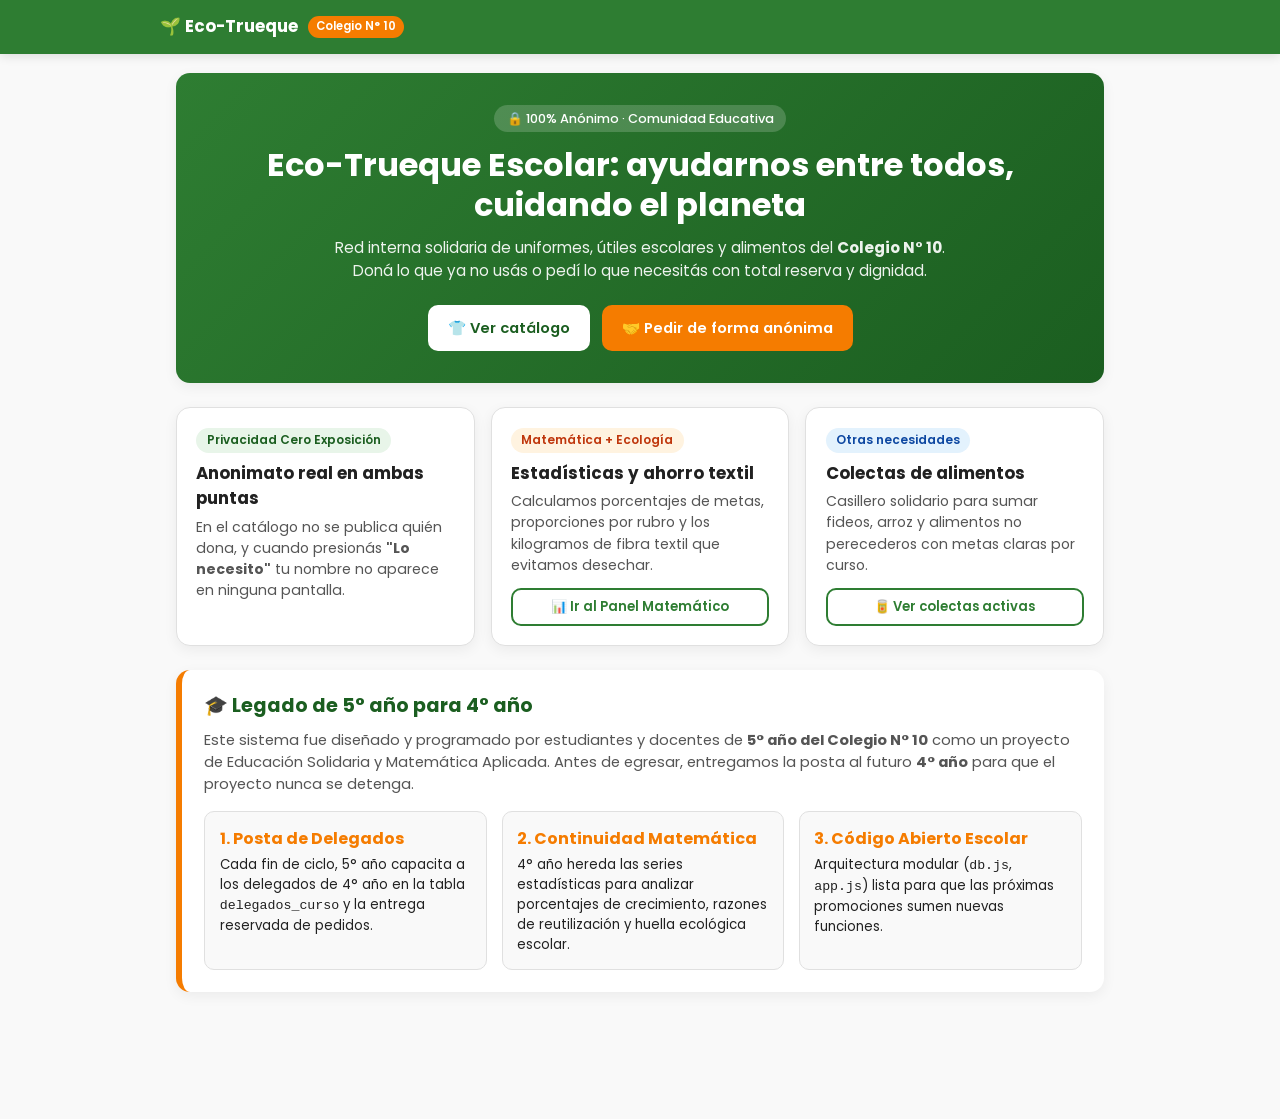
<file: index.html>
<!DOCTYPE html>
<html lang="es">
<head>
  <meta charset="UTF-8" />
  <meta name="viewport" content="width=device-width, initial-scale=1.0" />
  <meta name="theme-color" content="#2E7D32" />
  <meta name="description" content="Eco-Trueque Escolar: sistema interno y 100% anónimo del Colegio N° 10." />
  <title>Eco-Trueque Escolar | Colegio N° 10</title>
  <link rel="manifest" href="./manifest.json" />
  <link rel="stylesheet" href="./styles.css" />
</head>
<body>
  <header class="topbar">
    <div class="topbar-inner">
      <a href="./index.html" class="brand">
        <span>🌱 Eco-Trueque</span>
        <span class="brand-badge">Colegio N° 10</span>
      </a>
      <button id="btnInstallPwa" class="btn btn-accent btn-sm" style="display: none;">
        📲 Instalar App
      </button>
    </div>
  </header>

  <main class="container">
    <!-- Hero Principal -->
    <section class="hero">
      <span class="hero-tag">🔒 100% Anónimo · Comunidad Educativa</span>
      <h1>Eco-Trueque Escolar: ayudarnos entre todos, cuidando el planeta</h1>
      <p>
        Red interna solidaria de uniformes, útiles escolares y alimentos del
        <strong>Colegio N° 10</strong>. Doná lo que ya no usás o pedí lo que
        necesitás con total reserva y dignidad.
      </p>
      <div class="hero-actions">
        <a href="./app.html?tab=catalogo" class="btn btn-light">
          👕 Ver catálogo
        </a>
        <a href="./app.html?tab=pedir" class="btn btn-accent">
          🤝 Pedir de forma anónima
        </a>
      </div>
    </section>

    <!-- Pilares del Sistema -->
    <section class="grid" aria-label="Características del proyecto">
      <article class="card">
        <div>
          <span class="badge badge-uniforme">Privacidad Cero Exposición</span>
          <h3 style="margin-top: 0.5rem; font-size: 1.05rem;">Anonimato real en ambas puntas</h3>
          <p style="font-size: 0.88rem; color: var(--texto-sec); margin-top: 0.35rem;">
            En el catálogo no se publica quién dona, y cuando presionás
            <strong>"Lo necesito"</strong> tu nombre no aparece en ninguna pantalla.
          </p>
        </div>
      </article>

      <article class="card">
        <div>
          <span class="badge badge-utiles">Matemática + Ecología</span>
          <h3 style="margin-top: 0.5rem; font-size: 1.05rem;">Estadísticas y ahorro textil</h3>
          <p style="font-size: 0.88rem; color: var(--texto-sec); margin-top: 0.35rem;">
            Calculamos porcentajes de metas, proporciones por rubro y los kilogramos
            de fibra textil que evitamos desechar.
          </p>
        </div>
        <a href="./app.html?tab=matematica" class="btn btn-outline btn-sm">
          📊 Ir al Panel Matemático
        </a>
      </article>

      <article class="card">
        <div>
          <span class="badge badge-alimentos">Otras necesidades</span>
          <h3 style="margin-top: 0.5rem; font-size: 1.05rem;">Colectas de alimentos</h3>
          <p style="font-size: 0.88rem; color: var(--texto-sec); margin-top: 0.35rem;">
            Casillero solidario para sumar fideos, arroz y alimentos no perecederos
            con metas claras por curso.
          </p>
        </div>
        <a href="./app.html?tab=colectas" class="btn btn-outline btn-sm">
          🥫 Ver colectas activas
        </a>
      </article>
    </section>

    <!-- Sección Legado de 5° año para 4° año -->
    <section class="legacy-section" id="legado">
      <h2>🎓 Legado de 5° año para 4° año</h2>
      <p style="font-size: 0.92rem; color: var(--texto-sec);">
        Este sistema fue diseñado y programado por estudiantes y docentes de
        <strong>5° año del Colegio N° 10</strong> como un proyecto de Educación
        Solidaria y Matemática Aplicada. Antes de egresar, entregamos la posta al
        futuro <strong>4° año</strong> para que el proyecto nunca se detenga.
      </p>

      <div class="legacy-steps">
        <div class="legacy-step">
          <strong>1. Posta de Delegados</strong>
          <p style="font-size: 0.83rem;">
            Cada fin de ciclo, 5° año capacita a los delegados de 4° año en la
            tabla <code>delegados_curso</code> y la entrega reservada de pedidos.
          </p>
        </div>
        <div class="legacy-step">
          <strong>2. Continuidad Matemática</strong>
          <p style="font-size: 0.83rem;">
            4° año hereda las series estadísticas para analizar porcentajes de
            crecimiento, razones de reutilización y huella ecológica escolar.
          </p>
        </div>
        <div class="legacy-step">
          <strong>3. Código Abierto Escolar</strong>
          <p style="font-size: 0.83rem;">
            Arquitectura modular (<code>db.js</code>, <code>app.js</code>) lista
            para que las próximas promociones sumen nuevas funciones.
          </p>
        </div>
      </div>
    </section>
  </main>

  <script>
    // Registro del Service Worker (PWA)
    if ('serviceWorker' in navigator) {
      window.addEventListener('load', () => {
        navigator.serviceWorker.register('./sw.js').catch(() => {});
      });
    }

    // Soporte de botón de instalación PWA
    let deferredPrompt;
    const btnInstall = document.getElementById('btnInstallPwa');
    window.addEventListener('beforeinstallprompt', (e) => {
      e.preventDefault();
      deferredPrompt = e;
      btnInstall.style.display = 'inline-flex';
    });

    btnInstall?.addEventListener('click', async () => {
      if (!deferredPrompt) return;
      deferredPrompt.prompt();
      await deferredPrompt.userChoice;
      deferredPrompt = null;
      btnInstall.style.display = 'none';
    });
  </script>
</body>
</html>
</file>
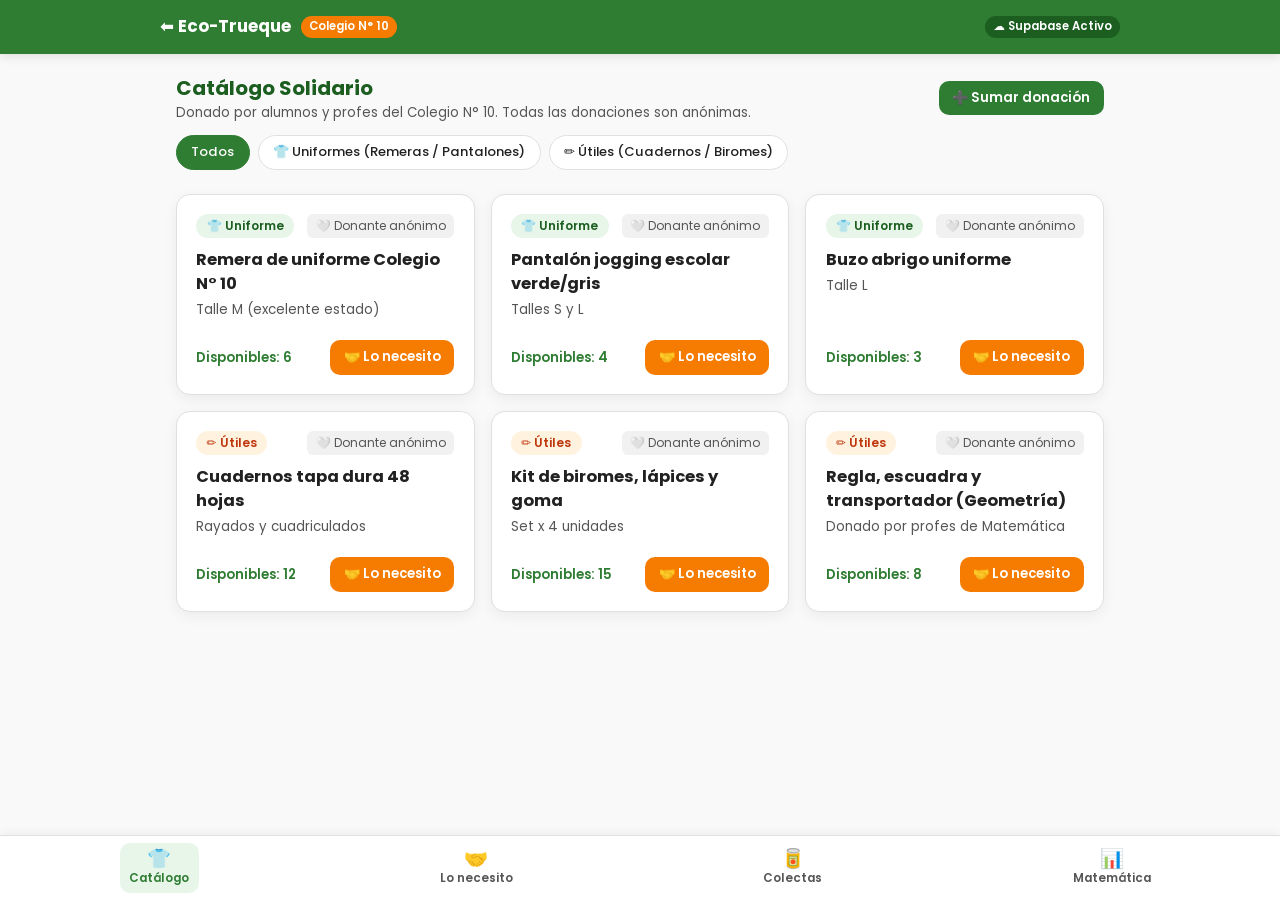
<file: app.html>
<!DOCTYPE html>
<html lang="es">
<head>
  <meta charset="UTF-8" />
  <meta name="viewport" content="width=device-width, initial-scale=1.0" />
  <meta name="theme-color" content="#2E7D32" />
  <title>Aplicación Eco-Trueque | Colegio N° 10</title>
  <link rel="manifest" href="./manifest.json" />
  <link rel="stylesheet" href="./styles.css" />
</head>
<body>
  <header class="topbar">
    <div class="topbar-inner">
      <a href="./index.html" class="brand">
        <span>⬅️ Eco-Trueque</span>
        <span class="brand-badge">Colegio N° 10</span>
      </a>
      <span id="dbStatusBadge" class="brand-badge" style="background: rgba(255,255,255,0.2);">
        Modo Aula
      </span>
    </div>
  </header>

  <main class="container">
    <!-- TAB 1: CATÁLOGO SOLIDARIO (SIN MOSTRAR DONANTE) -->
    <section id="tab-catalogo" class="tab-panel active" aria-label="Catálogo de artículos">
      <div style="display: flex; justify-content: space-between; align-items: center; flex-wrap: wrap; gap: 0.5rem; margin-bottom: 0.75rem;">
        <div>
          <h2 style="font-size: 1.25rem; color: var(--verde-oscuro);">Catálogo Solidario</h2>
          <p style="font-size: 0.83rem; color: var(--texto-sec);">
            Donado por alumnos y profes del Colegio N° 10. Todas las donaciones son anónimas.
          </p>
        </div>
        <button id="btnAbrirDonar" class="btn btn-primary btn-sm">
          ➕ Sumar donación
        </button>
      </div>

      <div class="filters" role="tablist" aria-label="Filtrar por categoría">
        <button class="chip active" data-filter="todos">Todos</button>
        <button class="chip" data-filter="uniforme">👕 Uniformes (Remeras / Pantalones)</button>
        <button class="chip" data-filter="utiles">✏️ Útiles (Cuadernos / Biromes)</button>
      </div>

      <div id="catalogoGrid" class="grid"></div>
    </section>

    <!-- TAB 2: SOLICITUD ANÓNIMA DIRECTA -->
    <section id="tab-pedir" class="tab-panel" aria-label="Pedir de forma anónima">
      <h2 style="font-size: 1.25rem; color: var(--verde-oscuro); margin-bottom: 0.4rem;">
        Solicitud 100% Anónima
      </h2>
      <div class="privacy-banner">
        🔒 <strong>Garantía de Anonimato:</strong> Ningún compañero ni visitante puede ver quién solicita un útil o prenda. El código de usuario y tu curso se guardan únicamente en la base interna para armar tu bolsa reservada.
      </div>

      <form id="formPedidoLibre" class="card">
        <div class="form-group">
          <label for="pedidoItemSelect">¿Qué artículo necesitás?</label>
          <select id="pedidoItemSelect" class="form-control" required></select>
        </div>

        <div class="form-group" id="grupoDetalleLibre" style="display: none;">
          <label for="pedidoDetalleLibre">Escribí qué útil, talle de uniforme o material necesitás:</label>
          <input
            type="text"
            id="pedidoDetalleLibre"
            class="form-control"
            placeholder="Ej: Remera talle S, carpeta N°3, hojas cuadriculadas..."
          />
        </div>

        <div class="form-group">
          <label for="pedidoUsuario">Alias o código de alumno (solo para retiro interno):</label>
          <input
            type="text"
            id="pedidoUsuario"
            class="form-control"
            placeholder="Ej: Iniciales + últimos 3 del DNI (ej. ML-482)"
            required
          />
        </div>

        <div class="form-group">
          <label for="pedidoCurso">Curso (solo para gestión interna):</label>
          <select id="pedidoCurso" class="form-control" required>
            <option value="">Seleccionar curso...</option>
            <option value="1° Año">1° Año</option>
            <option value="2° Año">2° Año</option>
            <option value="3° Año">3° Año</option>
            <option value="4° Año">4° Año</option>
            <option value="5° Año">5° Año</option>
          </select>
        </div>

        <button type="submit" class="btn btn-accent btn-block">
          🤝 Enviar pedido anónimo ("Lo necesito")
        </button>
      </form>
    </section>

    <!-- TAB 3: OTRAS NECESIDADES (COLECTAS DE ALIMENTOS NO PERECEDEROS) -->
    <section id="tab-colectas" class="tab-panel" aria-label="Colectas de alimentos">
      <h2 style="font-size: 1.25rem; color: var(--verde-oscuro); margin-bottom: 0.3rem;">
        Otras Necesidades: Colectas Solidarias
      </h2>
      <p style="font-size: 0.85rem; color: var(--texto-sec); margin-bottom: 1rem;">
        Espacio coordinado por 5° y 4° año para reunir alimentos no perecederos (fideos, arroz, leche) con metas medibles.
      </p>

      <div id="colectasGrid" class="grid" style="margin-bottom: 1.4rem;"></div>

      <!-- Casillero libre para proponer o sumar otra necesidad de alimentos -->
      <div class="card">
        <h3 style="font-size: 1rem; color: var(--verde-oscuro);">
          📦 Casillero libre: iniciar nueva meta de colecta
        </h3>
        <form id="formNuevaColecta" style="margin-top: 0.6rem;">
          <div class="form-group">
            <label for="inputAlimentoLibre">Alimento no perecedero o necesidad puntual:</label>
            <input
              type="text"
              id="inputAlimentoLibre"
              class="form-control"
              placeholder="Ej: Paquetes de fideos, arroz, lentejas, cacao..."
              required
            />
          </div>
          <div class="grid" style="grid-template-columns: 1fr 1fr; gap: 0.7rem;">
            <div class="form-group">
              <label for="inputMetaLibre">Meta (unidades/kg):</label>
              <input
                type="number"
                id="inputMetaLibre"
                class="form-control"
                min="5"
                value="40"
                required
              />
            </div>
            <div class="form-group">
              <label for="inputCursoColecta">Curso impulsor:</label>
              <input
                type="text"
                id="inputCursoColecta"
                class="form-control"
                placeholder="Ej: 4° Año / 5° Año"
                required
              />
            </div>
          </div>
          <button type="submit" class="btn btn-primary btn-block">
            🚀 Publicar meta solidaria
          </button>
        </form>
      </div>
    </section>

    <!-- TAB 4: PANEL MATEMÁTICO (ESTADÍSTICAS, PORCENTAJES Y PROPORCIONES) -->
    <section id="tab-matematica" class="tab-panel" aria-label="Panel Matemático">
      <h2 style="font-size: 1.25rem; color: var(--verde-oscuro); margin-bottom: 0.3rem;">
        📐 Panel Matemático e Impacto Ambiental
      </h2>
      <p style="font-size: 0.85rem; color: var(--texto-sec); margin-bottom: 1rem;">
        Indicadores reales trabajados por 5° año y heredados por 4° año para analizar porcentajes, proporciones y ahorro ecológico.
      </p>

      <!-- KPIs Principales -->
      <div class="kpi-grid">
        <div class="kpi-card">
          <div class="kpi-value" id="kpiReutilizados">0</div>
          <div class="kpi-label">Útiles y prendas reutilizadas</div>
        </div>
        <div class="kpi-card">
          <div class="kpi-value accent" id="kpiEstudiantes">0</div>
          <div class="kpi-label">Estudiantes asistidos</div>
        </div>
        <div class="kpi-card">
          <div class="kpi-value" id="kpiTextiles">0 kg</div>
          <div class="kpi-label">Kg de textiles reciclados</div>
        </div>
        <div class="kpi-card">
          <div class="kpi-value accent" id="kpiPorcentajeAlimentos">0%</div>
          <div class="kpi-label">Meta global de alimentos</div>
        </div>
      </div>

      <div class="grid">
        <!-- Gráfico 1: Porcentajes y Proporciones por Rubro -->
        <article class="card">
          <div>
            <h3 style="font-size: 1rem; color: var(--verde-oscuro);">
              1. Proporción y distribución de reutilización
            </h3>
            <p style="font-size: 0.8rem; color: var(--texto-sec); margin-bottom: 0.6rem;">
              Comparativa entre prendas de uniforme y útiles escolares entregados.
            </p>
            <div id="chartRubros" class="bar-chart"></div>
          </div>
          <div class="math-formula" id="formulaProporcion"></div>
        </article>

        <!-- Gráfico 2: Cumplimiento porcentual de colectas -->
        <article class="card">
          <div>
            <h3 style="font-size: 1rem; color: var(--verde-oscuro);">
              2. Porcentaje de avance por meta alimentaria
            </h3>
            <p style="font-size: 0.8rem; color: var(--texto-sec); margin-bottom: 0.6rem;">
              Porcentaje alcanzado respecto a la meta propuesta por los delegados.
            </p>
            <div id="chartColectas" class="bar-chart"></div>
          </div>
          <div class="math-formula" id="formulaImpactoTextil"></div>
        </article>
      </div>
    </section>
  </main>

  <!-- MODAL: BOTÓN "LO NECESITO" DESDE TARJETA DEL CATÁLOGO -->
  <div id="modalLoNecesito" class="modal-backdrop" role="dialog" aria-modal="true" aria-labelledby="modalTitulo">
    <div class="modal">
      <h3 id="modalTitulo" style="color: var(--verde-oscuro); margin-bottom: 0.35rem;">
        🤝 Lo necesito (Solicitud Anónima)
      </h3>
      <p id="modalItemNombre" style="font-size: 0.9rem; font-weight: 600; color: var(--naranja); margin-bottom: 0.6rem;"></p>
      <div class="privacy-banner" style="margin-bottom: 0.8rem;">
        Tu identidad no es visible para nadie en la aplicación. Solo se registra tu código y curso en la base para preparar la entrega.
      </div>
      <form id="formModalLoNecesito">
        <input type="hidden" id="modalItemId" />
        <div class="form-group">
          <label for="modalUsuario">Código/Alias interno del estudiante:</label>
          <input
            type="text"
            id="modalUsuario"
            class="form-control"
            placeholder="Ej: Iniciales + 3 números (AB-123)"
            required
          />
        </div>
        <div class="form-group">
          <label for="modalCurso">Curso:</label>
          <select id="modalCurso" class="form-control" required>
            <option value="">Seleccionar curso...</option>
            <option value="1° Año">1° Año</option>
            <option value="2° Año">2° Año</option>
            <option value="3° Año">3° Año</option>
            <option value="4° Año">4° Año</option>
            <option value="5° Año">5° Año</option>
          </select>
        </div>
        <div style="display: flex; gap: 0.6rem; justify-content: flex-end; margin-top: 1rem;">
          <button type="button" id="btnCerrarModal" class="btn btn-outline btn-sm">Cancelar</button>
          <button type="submit" class="btn btn-accent btn-sm">Confirmar pedido anónimo</button>
        </div>
      </form>
    </div>
  </div>

  <!-- MODAL: SUMAR DONACIÓN ANÓNIMA AL CATÁLOGO -->
  <div id="modalDonar" class="modal-backdrop" role="dialog" aria-modal="true">
    <div class="modal">
      <h3 style="color: var(--verde-oscuro); margin-bottom: 0.35rem;">
        🌱 Donar al Catálogo (Anónimo)
      </h3>
      <p style="font-size: 0.82rem; color: var(--texto-sec); margin-bottom: 0.8rem;">
        Doná prendas de uniforme o útiles en buen estado. No se publica quién realiza la donación.
      </p>
      <form id="formDonarItem">
        <div class="form-group">
          <label for="donarCategoria">Categoría:</label>
          <select id="donarCategoria" class="form-control" required>
            <option value="uniforme">Uniforme (Remera, pantalón, campera)</option>
            <option value="utiles">Útiles escolares (Cuadernos, biromes, carpetas)</option>
          </select>
        </div>
        <div class="form-group">
          <label for="donarNombre">Artículo:</label>
          <input
            type="text"
            id="donarNombre"
            class="form-control"
            placeholder="Ej: Remera uniforme Colegio N° 10"
            required
          />
        </div>
        <div class="form-group">
          <label for="donarDetalle">Talle o detalle:</label>
          <input
            type="text"
            id="donarDetalle"
            class="form-control"
            placeholder="Ej: Talle M / Cuaderno 48 hojas"
            required
          />
        </div>
        <div class="form-group">
          <label for="donarStock">Cantidad disponible:</label>
          <input type="number" id="donarStock" class="form-control" min="1" value="1" required />
        </div>
        <div style="display: flex; gap: 0.6rem; justify-content: flex-end; margin-top: 1rem;">
          <button type="button" id="btnCerrarDonar" class="btn btn-outline btn-sm">Cancelar</button>
          <button type="submit" class="btn btn-primary btn-sm">Guardar donación</button>
        </div>
      </form>
    </div>
  </div>

  <!-- Notificación Toast -->
  <div id="toast" class="toast" role="status" aria-live="polite"></div>

  <!-- Barra de navegación inferior pensada para celular -->
  <nav class="bottom-nav" aria-label="Navegación principal">
    <button class="nav-tab active" data-tab="catalogo">
      <span class="nav-icon">👕</span>
      <span>Catálogo</span>
    </button>
    <button class="nav-tab" data-tab="pedir">
      <span class="nav-icon">🤝</span>
      <span>Lo necesito</span>
    </button>
    <button class="nav-tab" data-tab="colectas">
      <span class="nav-icon">🥫</span>
      <span>Colectas</span>
    </button>
    <button class="nav-tab" data-tab="matematica">
      <span class="nav-icon">📊</span>
      <span>Matemática</span>
    </button>
  </nav>

  <script type="module" src="./app.js"></script>
</body>
</html>
</file>
<file: styles.css>
@import url('https://fonts.googleapis.com/css2?family=Poppins:wght@400;500;600;700&display=swap');

:root {
  --verde: #2E7D32;
  --verde-claro: #E8F5E9;
  --verde-oscuro: #1B5E20;
  --naranja: #F57C00;
  --naranja-claro: #FFF3E0;
  --fondo: #F9F9F9;
  --blanco: #FFFFFF;
  --texto: #212121;
  --texto-sec: #555555;
  --borde: #E0E0E0;
  --sombra: 0 4px 14px rgba(0, 0, 0, 0.06);
  --radio: 14px;
}

* {
  box-sizing: border-box;
  margin: 0;
  padding: 0;
}

body {
  font-family: 'Poppins', system-ui, -apple-system, sans-serif;
  background-color: var(--fondo);
  color: var(--texto);
  line-height: 1.5;
  padding-bottom: 84px;
  -webkit-font-smoothing: antialiased;
}

/* Header / Topbar */
.topbar {
  background: var(--verde);
  color: var(--blanco);
  padding: 0.9rem 1.2rem;
  position: sticky;
  top: 0;
  z-index: 100;
  box-shadow: 0 2px 10px rgba(0, 0, 0, 0.12);
}

.topbar-inner {
  max-width: 960px;
  margin: 0 auto;
  display: flex;
  align-items: center;
  justify-content: space-between;
  gap: 0.75rem;
}

.brand {
  display: flex;
  align-items: center;
  gap: 0.6rem;
  text-decoration: none;
  color: var(--blanco);
  font-weight: 700;
  font-size: 1.05rem;
}

.brand-badge {
  background: var(--naranja);
  color: var(--blanco);
  font-size: 0.72rem;
  padding: 0.15rem 0.5rem;
  border-radius: 999px;
  font-weight: 600;
}

.container {
  max-width: 960px;
  margin: 0 auto;
  padding: 1.2rem 1rem;
}

/* Hero Landing */
.hero {
  background: linear-gradient(135deg, var(--verde) 0%, var(--verde-oscuro) 100%);
  color: var(--blanco);
  border-radius: var(--radio);
  padding: 2rem 1.4rem;
  text-align: center;
  box-shadow: var(--sombra);
  margin-bottom: 1.5rem;
}

.hero-tag {
  display: inline-block;
  background: rgba(255, 255, 255, 0.18);
  padding: 0.25rem 0.8rem;
  border-radius: 999px;
  font-size: 0.8rem;
  font-weight: 500;
  margin-bottom: 0.8rem;
}

.hero h1 {
  font-size: clamp(1.35rem, 4vw, 2rem);
  font-weight: 700;
  margin-bottom: 0.75rem;
  line-height: 1.25;
}

.hero p {
  font-size: 0.95rem;
  opacity: 0.92;
  max-width: 620px;
  margin: 0 auto 1.4rem;
}

.hero-actions {
  display: flex;
  flex-wrap: wrap;
  gap: 0.75rem;
  justify-content: center;
}

/* Botones */
.btn {
  display: inline-flex;
  align-items: center;
  justify-content: center;
  gap: 0.45rem;
  padding: 0.75rem 1.25rem;
  border-radius: 10px;
  font-family: inherit;
  font-weight: 600;
  font-size: 0.92rem;
  text-decoration: none;
  border: none;
  cursor: pointer;
  transition: transform 0.15s ease, opacity 0.15s ease, box-shadow 0.15s ease;
}

.btn:active {
  transform: scale(0.98);
}

.btn-primary {
  background: var(--verde);
  color: var(--blanco);
}

.btn-accent {
  background: var(--naranja);
  color: var(--blanco);
}

.btn-light {
  background: var(--blanco);
  color: var(--verde-oscuro);
}

.btn-outline {
  background: transparent;
  border: 2px solid var(--verde);
  color: var(--verde);
}

.btn-sm {
  padding: 0.45rem 0.85rem;
  font-size: 0.82rem;
}

.btn-block {
  width: 100%;
}

/* Tarjetas y Grillas */
.grid {
  display: grid;
  grid-template-columns: repeat(auto-fill, minmax(260px, 1fr));
  gap: 1rem;
}

.card {
  background: var(--blanco);
  border-radius: var(--radio);
  padding: 1.2rem;
  box-shadow: var(--sombra);
  border: 1px solid var(--borde);
  display: flex;
  flex-direction: column;
  justify-content: space-between;
  gap: 0.75rem;
}

.card-header {
  display: flex;
  justify-content: space-between;
  align-items: flex-start;
  gap: 0.5rem;
}

.badge {
  display: inline-block;
  padding: 0.2rem 0.65rem;
  border-radius: 999px;
  font-size: 0.75rem;
  font-weight: 600;
}

.badge-uniforme {
  background: var(--verde-claro);
  color: var(--verde-oscuro);
}

.badge-utiles {
  background: var(--naranja-claro);
  color: #BF360C;
}

.badge-alimentos {
  background: #E3F2FD;
  color: #0D47A1;
}

.anon-pill {
  font-size: 0.75rem;
  color: var(--texto-sec);
  background: #F1F1F1;
  padding: 0.2rem 0.55rem;
  border-radius: 6px;
}

/* Sección Legado */
.legacy-section {
  background: var(--blanco);
  border-left: 6px solid var(--naranja);
  border-radius: var(--radio);
  padding: 1.4rem;
  box-shadow: var(--sombra);
  margin: 1.5rem 0;
}

.legacy-section h2 {
  color: var(--verde-oscuro);
  font-size: 1.2rem;
  margin-bottom: 0.5rem;
  display: flex;
  align-items: center;
  gap: 0.5rem;
}

.legacy-steps {
  display: grid;
  grid-template-columns: repeat(auto-fit, minmax(210px, 1fr));
  gap: 0.9rem;
  margin-top: 1rem;
}

.legacy-step {
  background: var(--fondo);
  padding: 0.9rem;
  border-radius: 10px;
  border: 1px solid var(--borde);
}

.legacy-step strong {
  color: var(--naranja);
  display: block;
  margin-bottom: 0.25rem;
}

/* Navegación por pestañas (app.html) */
.bottom-nav {
  position: fixed;
  bottom: 0;
  left: 0;
  right: 0;
  background: var(--blanco);
  border-top: 1px solid var(--borde);
  display: flex;
  justify-content: space-around;
  padding: 0.45rem 0.25rem;
  z-index: 200;
  box-shadow: 0 -2px 10px rgba(0, 0, 0, 0.05);
}

.nav-tab {
  background: none;
  border: none;
  font-family: inherit;
  color: var(--texto-sec);
  font-size: 0.74rem;
  font-weight: 600;
  display: flex;
  flex-direction: column;
  align-items: center;
  gap: 0.15rem;
  padding: 0.35rem 0.6rem;
  border-radius: 10px;
  cursor: pointer;
}

.nav-tab.active {
  color: var(--verde);
  background: var(--verde-claro);
}

.nav-icon {
  font-size: 1.2rem;
  line-height: 1;
}

/* Filtros */
.filters {
  display: flex;
  gap: 0.5rem;
  overflow-x: auto;
  padding-bottom: 0.5rem;
  margin-bottom: 1rem;
}

.chip {
  border: 1px solid var(--borde);
  background: var(--blanco);
  color: var(--texto);
  padding: 0.4rem 0.9rem;
  border-radius: 999px;
  font-family: inherit;
  font-size: 0.82rem;
  font-weight: 500;
  cursor: pointer;
  white-space: nowrap;
}

.chip.active {
  background: var(--verde);
  color: var(--blanco);
  border-color: var(--verde);
}

/* Formularios */
.form-group {
  margin-bottom: 0.9rem;
}

.form-group label {
  display: block;
  font-size: 0.85rem;
  font-weight: 600;
  margin-bottom: 0.3rem;
}

.form-control {
  width: 100%;
  padding: 0.65rem 0.8rem;
  border: 1px solid var(--borde);
  border-radius: 8px;
  font-family: inherit;
  font-size: 0.92rem;
  background: var(--blanco);
}

.form-control:focus {
  outline: 2px solid var(--verde);
  border-color: transparent;
}

.privacy-banner {
  background: var(--verde-claro);
  color: var(--verde-oscuro);
  padding: 0.75rem 0.95rem;
  border-radius: 10px;
  font-size: 0.83rem;
  margin-bottom: 1rem;
  border-left: 4px solid var(--verde);
}

/* Barras de progreso y Panel Matemático */
.progress-wrap {
  background: #E6E6E6;
  height: 14px;
  border-radius: 999px;
  overflow: hidden;
  margin: 0.45rem 0;
}

.progress-bar {
  height: 100%;
  background: linear-gradient(90deg, var(--verde), var(--naranja));
  border-radius: 999px;
  transition: width 0.4s ease;
}

.kpi-grid {
  display: grid;
  grid-template-columns: repeat(auto-fit, minmax(150px, 1fr));
  gap: 0.85rem;
  margin-bottom: 1.25rem;
}

.kpi-card {
  background: var(--blanco);
  border-radius: var(--radio);
  padding: 1rem;
  border: 1px solid var(--borde);
  text-align: center;
  box-shadow: var(--sombra);
}

.kpi-value {
  font-size: 1.65rem;
  font-weight: 700;
  color: var(--verde);
}

.kpi-value.accent {
  color: var(--naranja);
}

.kpi-label {
  font-size: 0.78rem;
  color: var(--texto-sec);
}

/* Gráfico de barras simple */
.bar-chart {
  display: flex;
  flex-direction: column;
  gap: 0.75rem;
  margin-top: 0.6rem;
}

.bar-row {
  display: grid;
  grid-template-columns: 110px 1fr 56px;
  align-items: center;
  gap: 0.6rem;
  font-size: 0.84rem;
}

.bar-track {
  background: #EFEFEF;
  height: 18px;
  border-radius: 6px;
  overflow: hidden;
}

.bar-fill {
  height: 100%;
  background: var(--verde);
  border-radius: 6px;
}

.bar-fill.orange {
  background: var(--naranja);
}

.math-formula {
  background: #FFFDF7;
  border: 1px dashed var(--naranja);
  border-radius: 10px;
  padding: 0.85rem;
  font-size: 0.83rem;
  margin-top: 0.75rem;
}

/* Modal */
.modal-backdrop {
  position: fixed;
  inset: 0;
  background: rgba(0, 0, 0, 0.55);
  display: none;
  align-items: center;
  justify-content: center;
  padding: 1rem;
  z-index: 300;
}

.modal-backdrop.open {
  display: flex;
}

.modal {
  background: var(--blanco);
  border-radius: var(--radio);
  max-width: 460px;
  width: 100%;
  padding: 1.3rem;
  box-shadow: 0 10px 30px rgba(0, 0, 0, 0.25);
}

.tab-panel {
  display: none;
}

.tab-panel.active {
  display: block;
}

.toast {
  position: fixed;
  bottom: 78px;
  right: 16px;
  left: 16px;
  max-width: 420px;
  margin: 0 auto;
  background: var(--texto);
  color: var(--blanco);
  padding: 0.75rem 1rem;
  border-radius: 10px;
  font-size: 0.86rem;
  text-align: center;
  display: none;
  z-index: 400;
}

.toast.show {
  display: block;
}
</file>
